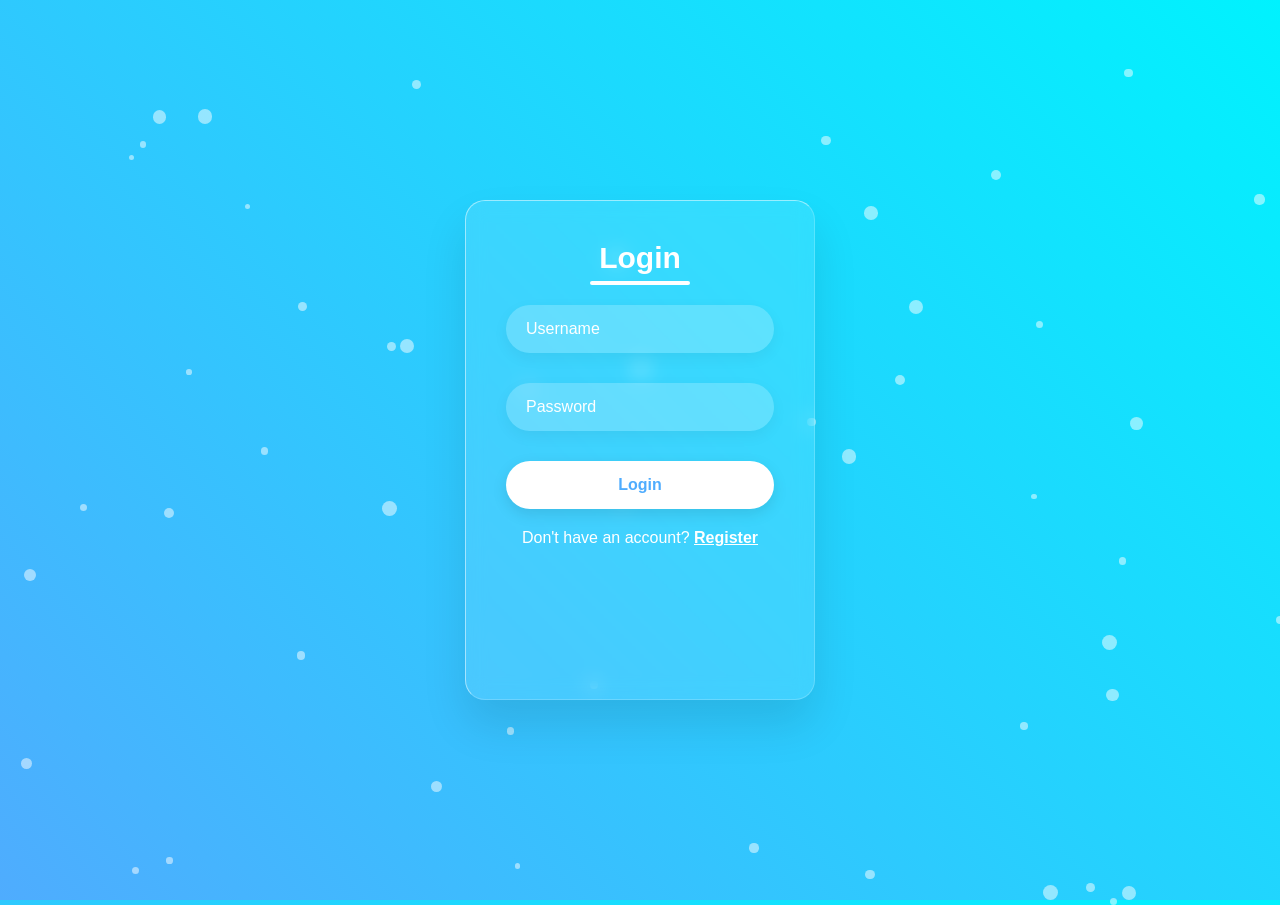
<file: login.html>
<!DOCTYPE html>
<html lang="en">
<head>
    <meta charset="UTF-8">
    <meta name="viewport" content="width=device-width, initial-scale=1.0">
    <title>BidEcho - Login</title>
    <link rel="stylesheet" href="login.css">
</head>
<body>
    <!-- Particle Background -->
    <div class="particles" id="particles"></div>
    
    <!-- 3D Card -->
    <div class="card" id="card">
        <!-- Login Form (Front) -->
        <div class="front">
            <h2>Login</h2>
            <form id="loginForm">
                <div class="input-group">
                    <input type="text" required>
                    <label>Username</label>
                </div>
                <div class="input-group">
                    <input type="password" required>
                    <label>Password</label>
                </div>
                <button type="submit" class="btn">Login</button>
                <div class="switch">Don't have an account? <span onclick="flipCard()">Register</span></div>
            </form>
        </div>
        
        <!-- Register Form (Back) -->
        <div class="back">
            <h2>Register</h2>
            <form id="registerForm">
                <div class="input-group">
                    <input type="text" required>
                    <label>Username</label>
                </div>
                <div class="input-group">
                    <input type="email" required>
                    <label>Email</label>
                </div>
                <div class="input-group">
                    <input type="password" required>
                    <label>Password</label>
                </div>
                <div class="input-group">
                    <input type="password" required>
                    <label>Confirm Password</label>
                </div>
                <button type="submit" class="btn">Register</button>
                <div class="switch">Already have an account? <span onclick="flipCard()" window.location.href="index.html">Login</span></div>
            </form>
        </div>
    </div>

    <script src="login.js"></script>
</body>
</html>
</file>
<file: login.css>
/* Base Styles */
* {
  margin: 0;
  padding: 0;
  box-sizing: border-box;
  font-family: 'Poppins', sans-serif;
}

body {
  display: flex;
  justify-content: center;
  align-items: center;
  min-height: 100vh;
  background: linear-gradient(45deg, #4facfe 0%, #00f2fe 100%);
  perspective: 1000px;
  overflow: hidden;
}

/* 3D Card Container */
.card {
  position: relative;
  width: 350px;
  height: 500px;
  transform-style: preserve-3d;
  transition: all 0.5s ease;
}

/* Front Side */
.front {
  position: absolute;
  width: 100%;
  height: 100%;
  backface-visibility: hidden;
  background: rgba(255, 255, 255, 0.1);
  border-radius: 20px;
  box-shadow: 0 25px 45px rgba(0, 0, 0, 0.1);
  border: 1px solid rgba(255, 255, 255, 0.5);
  border-right: 1px solid rgba(255, 255, 255, 0.2);
  border-bottom: 1px solid rgba(255, 255, 255, 0.2);
  backdrop-filter: blur(10px);
  padding: 40px;
  transform: rotateY(0deg);
}

/* Back Side (Register) */
.back {
  position: absolute;
  width: 100%;
  height: 100%;
  backface-visibility: hidden;
  background: rgba(255, 255, 255, 0.1);
  border-radius: 20px;
  box-shadow: 0 25px 45px rgba(0, 0, 0, 0.1);
  border: 1px solid rgba(255, 255, 255, 0.5);
  border-right: 1px solid rgba(255, 255, 255, 0.2);
  border-bottom: 1px solid rgba(255, 255, 255, 0.2);
  backdrop-filter: blur(10px);
  padding: 40px;
  transform: rotateY(180deg);
}

/* Form Elements */
h2 {
  color: #fff;
  font-size: 30px;
  text-align: center;
  margin-bottom: 30px;
  position: relative;
}

h2::after {
  content: '';
  position: absolute;
  left: 50%;
  bottom: -10px;
  transform: translateX(-50%);
  width: 100px;
  height: 4px;
  background: #fff;
  border-radius: 2px;
}

.input-group {
  position: relative;
  margin-bottom: 30px;
}

.input-group input {
  width: 100%;
  padding: 15px 20px;
  background: rgba(255, 255, 255, 0.2);
  border: none;
  outline: none;
  border-radius: 35px;
  font-size: 16px;
  color: #fff;
  box-shadow: 0 5px 15px rgba(0, 0, 0, 0.05);
}

.input-group input::placeholder {
  color: #fff;
  opacity: 0.8;
}

.input-group label {
  position: absolute;
  top: 50%;
  left: 20px;
  transform: translateY(-50%);
  color: #fff;
  pointer-events: none;
  transition: 0.3s;
}

.input-group input:focus + label,
.input-group input:valid + label {
  top: 0;
  left: 15px;
  font-size: 12px;
  background: linear-gradient(45deg, #4facfe 0%, #00f2fe 100%);
  padding: 0 10px;
  border-radius: 10px;
}

.btn {
  width: 100%;
  padding: 15px;
  background: #fff;
  border: none;
  outline: none;
  border-radius: 35px;
  color: #4facfe;
  font-size: 16px;
  font-weight: 600;
  cursor: pointer;
  transition: 0.3s;
  box-shadow: 0 5px 15px rgba(0, 0, 0, 0.1);
}

.btn:hover {
  transform: translateY(-5px);
  box-shadow: 0 10px 20px rgba(0, 0, 0, 0.2);
}

.switch {
  text-align: center;
  margin-top: 20px;
  color: #fff;
}

.switch span {
  color: #fff;
  font-weight: 600;
  cursor: pointer;
  text-decoration: underline;
}

/* Floating Animation */
@keyframes float {
  0%, 100% {
      transform: translateY(0) rotateY(0deg);
  }
  50% {
      transform: translateY(-20px) rotateY(5deg);
  }
}

.card {
  animation: float 6s ease-in-out infinite;
}

/* 3D Flip Effect */
.flipped {
  transform: rotateY(180deg);
}

/* Responsive Design */
@media (max-width: 400px) {
  .card {
      width: 90%;
      height: auto;
      padding-bottom: 40px;
  }
  
  .front, .back {
      padding: 30px;
  }
  
  h2 {
      font-size: 24px;
  }
  
  .input-group input {
      padding: 12px 15px;
  }
}

/* Particle Background */
.particles {
  position: absolute;
  top: 0;
  left: 0;
  width: 100%;
  height: 100%;
  z-index: -1;
}

.particle {
  position: absolute;
  background: rgba(255, 255, 255, 0.5);
  border-radius: 50%;
  animation: float-particle linear infinite;
}

@keyframes float-particle {
  0% {
      transform: translateY(0) rotate(0deg);
      opacity: 1;
  }
  100% {
      transform: translateY(-1000px) rotate(720deg);
      opacity: 0;
  }
}
</file>
